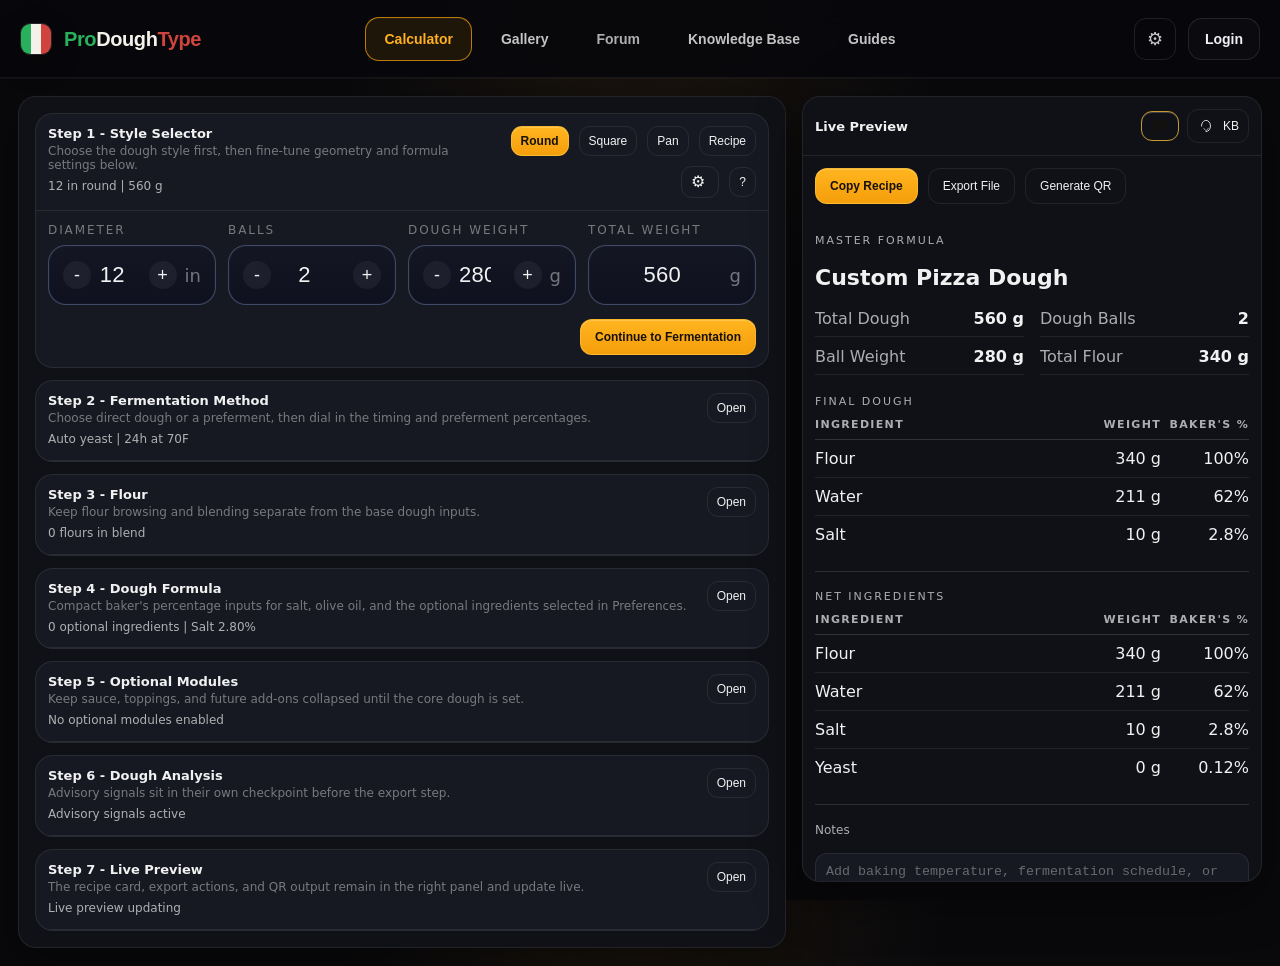
<file: index.html>
﻿<!doctype html>
<html lang="en">
<head>
  <meta charset="utf-8" />
  <meta name="viewport" content="width=device-width, initial-scale=1" />
  <title>ProDoughType vNext</title>
  <link rel="icon" type="image/png" href="./favicon.png" />
  <link rel="stylesheet" href="./app.css" />
</head>

<body>
  <div id="app" class="app">
    <header class="topbar">
      <div class="topbar-left">
        <button class="brand brand-btn" id="btnHome" type="button" title="Open calculator">
          <span class="brand-flag" aria-hidden="true">
            <span class="brand-stripe green"></span>
            <span class="brand-stripe white"></span>
            <span class="brand-stripe red"></span>
          </span>
          <span class="brand-text">
            <span class="brand-title">
              <span class="brand-word pro">Pro</span><span class="brand-word dough">Dough</span><span class="brand-word type">Type</span>
            </span>
          </span>
        </button>
      </div>

      <div class="topbar-center">
        <nav class="toolbar-nav" aria-label="Primary">
          <button class="toolbar-link" id="btnCalculator" type="button" data-route-link="dough">Calculator</button>
          <button class="toolbar-link" id="btnGallery" type="button" data-route-link="templates">Gallery</button>
          <button class="toolbar-link placeholder-link" id="btnForum" type="button">Forum</button>
          <button class="toolbar-link" id="btnOpenKB" type="button">Knowledge Base</button>
          <button class="toolbar-link" id="btnGuides" type="button" data-route-link="guides">Guides</button>
        </nav>
      </div>

      <div class="topbar-right">
        <button class="iconbtn" id="btnPreferences" type="button" title="Preferences" aria-label="Preferences">
          <span class="gear-mark" aria-hidden="true">&#9881;</span>
        </button>

        <button class="auth-trigger" id="btnAuth" type="button" title="Login or profile">
          <img class="auth-image hidden" id="authImage" alt="" />
          <span class="auth-avatar hidden" id="authAvatar"></span>
          <span class="auth-label" id="authLabel">Login</span>
        </button>
      </div>
    </header>

    <div class="layout">
      <main class="workspace" aria-label="Workspace">
        <div class="panelhead">
          <div>
            <div class="paneltitle" id="routeTitle">Calculator</div>
            <div class="panelsub" id="routeSub">Build formulas, preview, and export.</div>
          </div>

          <div class="paneltools">
            <button class="btn primary" id="btnReminderQR" type="button">
              <span>Reminder QR</span>
            </button>
            <button class="btn ghost" id="btnExport" type="button">
              <span>Export</span>
            </button>
          </div>
        </div>

        <section id="routeMount" class="routemount"></section>
      </main>

      <aside class="rightpanel" aria-label="Preview">
        <div class="card" id="previewCard">
          <div class="cardhead">
            <div class="cardtitle">Live Preview</div>

            <div style="display:flex; gap:8px; align-items:center;">
              <button class="btn ghost sm" id="btnPreviewQR" title="Reminder QR" type="button">
                <span>QR</span>
              </button>

              <button class="btn ghost sm" id="btnSwapToKB" type="button">
                <img class="ico" src="./icons/kb.svg" alt="" />
                <span>KB</span>
              </button>
            </div>
          </div>
          <div class="cardbody" id="previewBody">
            <div class="muted">Preview will appear here.</div>
          </div>
        </div>

        <div class="card hidden" id="kbCard">
          <div class="cardhead">
            <div class="cardtitle">Knowledge Base</div>
            <button class="btn ghost sm" id="btnBackToPreview" type="button">
              <span>Back</span>
            </button>
          </div>
          <div class="cardbody">
            <input id="kbQuery" class="input" placeholder="Search (sticky dough, slack, gummy, overproofed...)" />
            <div class="list" id="kbResults"></div>
          </div>
        </div>

        <div class="card hidden" id="sideCard">
          <div class="cardhead">
            <div class="cardtitle" id="sideCardTitle">Workspace</div>
            <button class="btn ghost sm" id="btnBackToRecipe" type="button">
              <span>Return to Recipe</span>
            </button>
          </div>
          <div class="cardbody sidecardbody" id="sideCardBody"></div>
        </div>
      </aside>
    </div>
  </div>

  <div class="modal hidden" id="authModal" role="dialog" aria-modal="true" aria-labelledby="authTitle">
    <div class="modalbox">
      <div class="modalhead">
        <div class="modaltitle" id="authTitle">Login</div>
        <button class="btn ghost sm" id="btnCloseAuth" type="button">Close</button>
      </div>

      <div class="modalbody">
        <div class="row">
          <label class="lbl">Username</label>
          <input id="authUser" class="input" placeholder="danny" />
        </div>
        <div class="row">
          <label class="lbl">Password</label>
          <input id="authPass" class="input" placeholder="password" type="password" />
        </div>

        <div class="row split">
          <button class="btn primary" id="btnDoLogin" type="button">Login</button>
        </div>

        <div class="hint">
          Placeholder auth popup for local development. Profile details are stored locally for now.
        </div>
      </div>
    </div>
  </div>

  <div class="modal hidden" id="profileModal" role="dialog" aria-modal="true" aria-labelledby="profileTitle">
    <div class="modalbox">
      <div class="modalhead">
        <div class="modaltitle" id="profileTitle">Profile</div>
        <button class="btn ghost sm" id="btnCloseProfile" type="button">Close</button>
      </div>

      <div class="modalbody">
        <div class="row">
          <label class="lbl">Username</label>
          <input id="profileUsername" class="input" placeholder="Danny Dough" />
        </div>
        <div class="row">
          <label class="lbl">Email</label>
          <input id="profileEmail" class="input" placeholder="name@example.com" />
        </div>
        <div class="row">
          <label class="lbl">Avatar image URL</label>
          <input id="profileAvatarUrl" class="input" placeholder="https://example.com/avatar.jpg" />
        </div>
        <div class="row">
          <label class="lbl">Favorite pizza</label>
          <input id="profileFavoritePizza" class="input" placeholder="NY slice" />
        </div>
        <div class="row">
          <label class="checkrow">
            <input id="profileSubscriber" type="checkbox" />
            <span>Paid subscriber</span>
          </label>
        </div>

        <div class="row split">
          <button class="btn primary" id="btnSaveProfile" type="button">Save Profile</button>
          <button class="btn ghost" id="btnProfileLogout" type="button">Logout</button>
        </div>

        <div class="hint">
          Account data is local-only until backend auth and billing are wired.
        </div>
      </div>
    </div>
  </div>

  <script type="module" src="./app.js"></script>
</body>
</html>
</file>
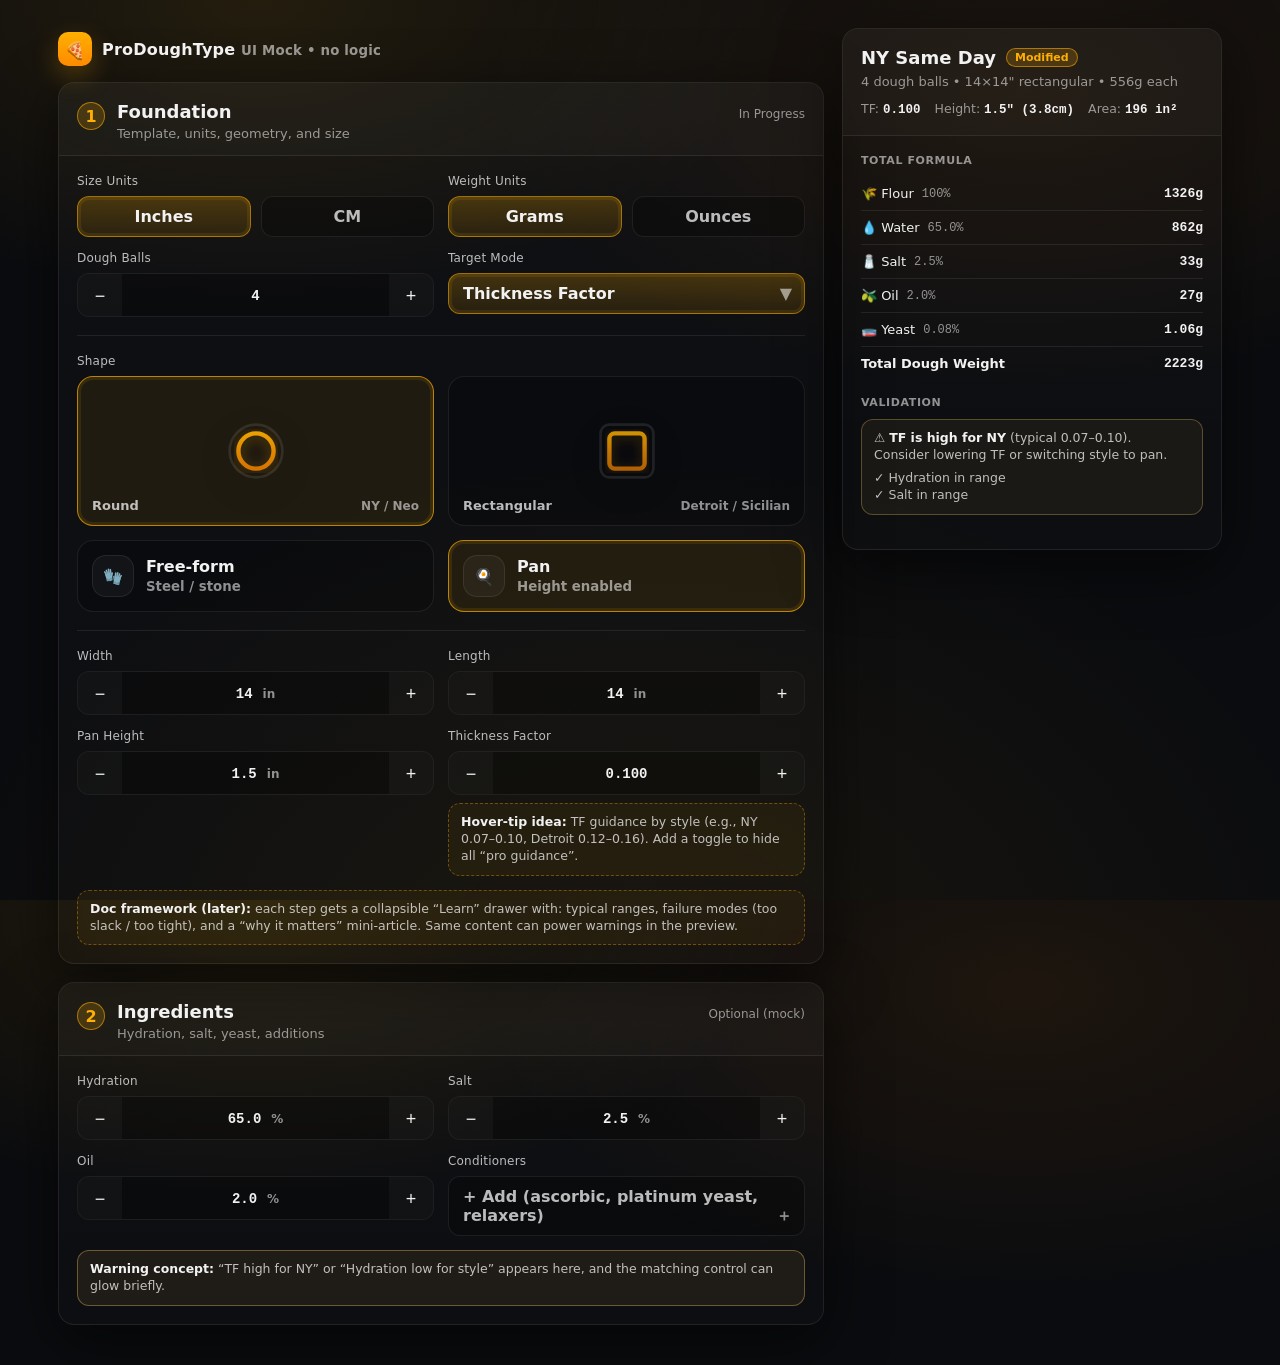
<file: assets/docs/misc/prodoughtype_ui_mock_no_logic.html>
<!doctype html>
<html lang="en">
<head>
  <meta charset="utf-8"/>
  <meta name="viewport" content="width=device-width, initial-scale=1"/>
  <title>ProDoughType – UI Mock (No Logic)</title>
  <style>
    :root{
      --bg:#0b0c0f;
      --bg2:#12131a;
      --card:#151722;
      --card2:#10121a;
      --border:rgba(255,255,255,.08);
      --text:#f2f2f2;
      --text2:rgba(255,255,255,.72);
      --muted:rgba(255,255,255,.55);

      /* Brighter orange */
      --accent:#ffb000;
      --accent2:#ff8a00;
      --accentGlow:rgba(255,176,0,.18);

      --success:#37d67a;
      --warn:#ffcc66;
      --error:#ff5b5b;

      --r12:12px;
      --r16:16px;
      --shadow:0 18px 60px rgba(0,0,0,.55);

      --mono: ui-monospace, SFMono-Regular, Menlo, Monaco, Consolas, "Liberation Mono", "Courier New", monospace;
      --sans: system-ui, -apple-system, Segoe UI, Roboto, Helvetica, Arial, sans-serif;
    }

    *{ box-sizing:border-box; }
    html,body{ height:100%; }
    body{
      margin:0;
      font-family:var(--sans);
      color:var(--text);
      background:
        radial-gradient(900px 500px at 20% 0%, rgba(255,176,0,.10), transparent 60%),
        radial-gradient(900px 500px at 80% 10%, rgba(255,138,0,.08), transparent 60%),
        radial-gradient(1200px 900px at 50% 110%, rgba(255,176,0,.06), transparent 60%),
        var(--bg);
    }

    .wrap{
      max-width:1200px;
      margin:0 auto;
      padding:28px 18px 40px;
      display:grid;
      grid-template-columns: 1fr 380px;
      gap:18px;
      align-items:start;
    }

    .brand{
      display:flex; align-items:center; gap:10px;
      margin:4px 0 16px;
      font-weight:800;
      letter-spacing:.2px;
    }
    .logo{
      width:34px; height:34px; border-radius:10px;
      background: linear-gradient(180deg, var(--accent), var(--accent2));
      display:grid; place-items:center;
      box-shadow: 0 10px 26px rgba(255,176,0,.25);
    }
    .logo span{ filter:drop-shadow(0 2px 0 rgba(0,0,0,.35)); }
    .brand small{ color:var(--muted); font-weight:600; }

    .panel{
      background: linear-gradient(180deg, rgba(255,255,255,.02), rgba(255,255,255,.01));
      border:1px solid var(--border);
      border-radius: var(--r16);
      box-shadow: var(--shadow);
      overflow:hidden;
    }

    .stepHeader{
      padding:18px 18px 14px;
      border-bottom:1px solid var(--border);
      display:flex;
      align-items:flex-start;
      justify-content:space-between;
      gap:14px;
      background: rgba(255,255,255,.02);
    }
    .stepTitle{
      display:flex; gap:12px; align-items:flex-start;
    }
    .stepNum{
      width:28px; height:28px; border-radius:50%;
      background: var(--accentGlow);
      border:1px solid rgba(255,176,0,.55);
      color:var(--accent);
      display:grid; place-items:center;
      font-weight:900;
      margin-top:1px;
    }
    .stepTitle h2{ margin:0; font-size:18px; }
    .stepTitle p{ margin:4px 0 0; color:var(--muted); font-size:13px; }
    .status{ color:var(--muted); font-size:12px; margin-top:6px; }

    .content{ padding:18px; }

    .grid2{
      display:grid; grid-template-columns: 1fr 1fr;
      gap:14px;
    }
    .field label{
      display:block;
      font-size:12px;
      letter-spacing:.2px;
      color:var(--text2);
      margin:0 0 8px;
    }

    .toggleRow{
      display:grid;
      grid-template-columns: 1fr 1fr;
      gap:10px;
    }
    .pill{
      border:1px solid var(--border);
      border-radius:12px;
      padding:10px 12px;
      text-align:center;
      background: rgba(0,0,0,.25);
      color:var(--text2);
      font-weight:700;
      cursor:default;
      user-select:none;
    }
    .pill.active{
      background: linear-gradient(180deg, rgba(255,176,0,.22), rgba(255,176,0,.10));
      border-color: rgba(255,176,0,.55);
      color: var(--text);
      box-shadow: 0 0 0 3px rgba(255,176,0,.10) inset;
    }

    .numRow{
      display:grid;
      grid-template-columns: 44px 1fr 44px;
      gap:10px;
      align-items:center;
      height:44px;
      border-radius:12px;
      border:1px solid var(--border);
      background: rgba(0,0,0,.25);
      overflow:hidden;
    }
    .btn{
      height:44px;
      border:none;
      background: rgba(255,255,255,.03);
      color: var(--text);
      font-size:18px;
      cursor:default;
    }
    .num{
      font-family:var(--mono);
      font-weight:800;
      font-size:14px;
      display:flex;
      align-items:center;
      justify-content:center;
      gap:10px;
    }
    .unit{
      color:var(--muted);
      font-weight:700;
      font-family:var(--sans);
      font-size:12px;
    }

    .shapeGrid{
      display:grid;
      grid-template-columns: 1fr 1fr;
      gap:14px;
      margin-top:4px;
    }
    .shapeCard{
      height:150px;
      border-radius: var(--r16);
      border:1px solid var(--border);
      background: rgba(0,0,0,.22);
      position:relative;
      display:grid;
      place-items:center;
      overflow:hidden;
    }
    .shapeCard.active{
      border-color: rgba(255,176,0,.70);
      box-shadow: 0 0 0 3px rgba(255,176,0,.10) inset;
      background: rgba(255,176,0,.08);
    }
    .shapeMeta{
      position:absolute;
      left:14px; bottom:12px;
      right:14px;
      display:flex; align-items:center; justify-content:space-between;
      gap:8px;
      color:var(--text2);
      font-weight:800;
      font-size:13px;
    }
    .shapeMeta span{ color:var(--muted); font-weight:700; font-size:12px; }
    .shapeIcon{
      width:88px; height:88px;
      filter: drop-shadow(0 10px 24px rgba(0,0,0,.35));
      opacity:.95;
    }

    .surfaceRow{
      display:grid;
      grid-template-columns: 1fr 1fr;
      gap:14px;
      margin-top:14px;
    }
    .surfaceCard{
      height:72px;
      border-radius: var(--r16);
      border:1px solid var(--border);
      background: rgba(0,0,0,.22);
      display:flex;
      align-items:center;
      gap:12px;
      padding:12px 14px;
    }
    .surfaceCard.active{
      border-color: rgba(255,176,0,.70);
      box-shadow: 0 0 0 3px rgba(255,176,0,.10) inset;
      background: rgba(255,176,0,.08);
    }
    .surfaceCard .miniIcon{
      width:42px; height:42px;
      border-radius:14px;
      background: rgba(255,255,255,.04);
      border:1px solid var(--border);
      display:grid; place-items:center;
    }
    .surfaceCard b{ display:block; }
    .surfaceCard small{ color:var(--muted); font-weight:600; }

    .divider{ height:1px; background:var(--border); margin:18px 0; }

    .hint{
      margin-top:8px;
      padding:10px 12px;
      border-radius:12px;
      background: rgba(255,176,0,.06);
      border:1px dashed rgba(255,176,0,.35);
      color: var(--text2);
      font-size:12.5px;
      line-height:1.35;
    }
    .hint b{ color:var(--text); }

    .recipe{
      position:sticky;
      top:18px;
    }
    .recipeHead{
      padding:18px;
      border-bottom:1px solid var(--border);
      background: rgba(255,255,255,.02);
    }
    .recipeHead .title{
      display:flex; align-items:center; gap:10px; flex-wrap:wrap;
      font-weight:900;
      font-size:18px;
      margin:0 0 6px;
    }
    .badge{
      font-size:11px;
      padding:2px 8px;
      border-radius:999px;
      border:1px solid rgba(255,176,0,.55);
      background: var(--accentGlow);
      color: var(--accent);
      font-weight:800;
    }
    .subtitle{ color:var(--muted); font-size:13px; margin:0 0 12px; }
    .metrics{
      display:flex; gap:14px; flex-wrap:wrap;
      color:var(--muted);
      font-size:12.5px;
    }
    .metrics strong{ color:var(--text); font-family:var(--mono); }

    .recipeBody{ padding:18px; }
    .section{ margin-bottom:16px; }
    .section h4{
      margin:0 0 10px;
      color:var(--muted);
      font-size:11px;
      letter-spacing:.6px;
      text-transform:uppercase;
      font-weight:900;
    }
    .row{
      display:flex; justify-content:space-between; align-items:center;
      padding:9px 0;
      border-bottom:1px solid var(--border);
      font-size:13px;
    }
    .row:last-child{ border-bottom:none; }
    .row .name{ display:flex; align-items:center; gap:8px; }
    .pct{ color:var(--muted); font-family:var(--mono); font-size:12px; }
    .w{ font-family:var(--mono); font-weight:900; }

    .alert{
      border-radius:12px;
      border:1px solid rgba(255,204,102,.35);
      background: rgba(255,204,102,.08);
      padding:10px 12px;
      font-size:12.5px;
      color:var(--text2);
      line-height:1.35;
    }
    .alert b{ color:var(--text); }

    @media (max-width: 980px){
      .wrap{ grid-template-columns: 1fr; }
      .recipe{ position:static; }
    }
  </style>
</head>
<body>
  <div class="wrap">
    <div>
      <div class="brand">
        <div class="logo"><span>🍕</span></div>
        <div>
          ProDoughType <small>UI Mock • no logic</small>
        </div>
      </div>

      <div class="panel">
        <div class="stepHeader">
          <div class="stepTitle">
            <div class="stepNum">1</div>
            <div>
              <h2>Foundation</h2>
              <p>Template, units, geometry, and size</p>
            </div>
          </div>
          <div class="status">In Progress</div>
        </div>

        <div class="content">
          <div class="grid2">
            <div class="field">
              <label>Size Units</label>
              <div class="toggleRow">
                <div class="pill active">Inches</div>
                <div class="pill">CM</div>
              </div>
            </div>
            <div class="field">
              <label>Weight Units</label>
              <div class="toggleRow">
                <div class="pill active">Grams</div>
                <div class="pill">Ounces</div>
              </div>
            </div>

            <div class="field">
              <label>Dough Balls</label>
              <div class="numRow">
                <button class="btn">−</button>
                <div class="num">4</div>
                <button class="btn">+</button>
              </div>
            </div>

            <div class="field">
              <label>Target Mode</label>
              <div class="pill active" style="text-align:left; padding-left:14px;">Thickness Factor <span style="float:right; color:var(--muted); font-weight:700;">▼</span></div>
            </div>
          </div>

          <div class="divider"></div>

          <div class="field">
            <label>Shape</label>
            <div class="shapeGrid">
              <div class="shapeCard active">
                <svg class="shapeIcon" viewBox="0 0 100 100" aria-hidden="true">
                  <defs>
                    <filter id="g">
                      <feDropShadow dx="0" dy="6" stdDeviation="6" flood-color="#000" flood-opacity=".35"/>
                      <feDropShadow dx="0" dy="0" stdDeviation="6" flood-color="#ffb000" flood-opacity=".25"/>
                    </filter>
                    <linearGradient id="o" x1="0" x2="0" y1="0" y2="1">
                      <stop offset="0" stop-color="#ffb000" stop-opacity=".95"/>
                      <stop offset="1" stop-color="#ff8a00" stop-opacity=".85"/>
                    </linearGradient>
                  </defs>
                  <circle cx="50" cy="50" r="20" fill="none" stroke="url(#o)" stroke-width="5" filter="url(#g)"/>
                  <circle cx="50" cy="50" r="30" fill="none" stroke="rgba(255,255,255,.10)" stroke-width="3"/>
                </svg>
                <div class="shapeMeta"><b>Round</b><span>NY / Neo</span></div>
              </div>

              <div class="shapeCard">
                <svg class="shapeIcon" viewBox="0 0 100 100" aria-hidden="true">
                  <defs>
                    <filter id="g2">
                      <feDropShadow dx="0" dy="6" stdDeviation="6" flood-color="#000" flood-opacity=".35"/>
                      <feDropShadow dx="0" dy="0" stdDeviation="6" flood-color="#ffb000" flood-opacity=".18"/>
                    </filter>
                    <linearGradient id="o2" x1="0" x2="0" y1="0" y2="1">
                      <stop offset="0" stop-color="#ffb000" stop-opacity=".85"/>
                      <stop offset="1" stop-color="#ff8a00" stop-opacity=".70"/>
                    </linearGradient>
                  </defs>
                  <rect x="30" y="30" width="40" height="40" rx="6" fill="none" stroke="url(#o2)" stroke-width="5" filter="url(#g2)"/>
                  <rect x="20" y="20" width="60" height="60" rx="10" fill="none" stroke="rgba(255,255,255,.10)" stroke-width="3"/>
                </svg>
                <div class="shapeMeta"><b>Rectangular</b><span>Detroit / Sicilian</span></div>
              </div>
            </div>
          </div>

          <div class="surfaceRow">
            <div class="surfaceCard">
              <div class="miniIcon">🧤</div>
              <div>
                <b>Free-form</b>
                <small>Steel / stone</small>
              </div>
            </div>
            <div class="surfaceCard active">
              <div class="miniIcon">🍳</div>
              <div>
                <b>Pan</b>
                <small>Height enabled</small>
              </div>
            </div>
          </div>

          <div class="divider"></div>

          <div class="grid2">
            <div class="field">
              <label>Width</label>
              <div class="numRow">
                <button class="btn">−</button>
                <div class="num">14 <span class="unit">in</span></div>
                <button class="btn">+</button>
              </div>
            </div>
            <div class="field">
              <label>Length</label>
              <div class="numRow">
                <button class="btn">−</button>
                <div class="num">14 <span class="unit">in</span></div>
                <button class="btn">+</button>
              </div>
            </div>

            <div class="field">
              <label>Pan Height</label>
              <div class="numRow">
                <button class="btn">−</button>
                <div class="num">1.5 <span class="unit">in</span></div>
                <button class="btn">+</button>
              </div>
            </div>
            <div class="field">
              <label>Thickness Factor</label>
              <div class="numRow">
                <button class="btn">−</button>
                <div class="num">0.100</div>
                <button class="btn">+</button>
              </div>
              <div class="hint">
                <b>Hover-tip idea:</b> TF guidance by style (e.g., NY 0.07–0.10, Detroit 0.12–0.16). Add a toggle to hide all “pro guidance”.
              </div>
            </div>
          </div>

          <div class="hint" style="margin-top:14px;">
            <b>Doc framework (later):</b> each step gets a collapsible “Learn” drawer with: typical ranges, failure modes (too slack / too tight), and a “why it matters” mini-article. Same content can power warnings in the preview.
          </div>
        </div>
      </div>

      <div class="panel" style="margin-top:18px;">
        <div class="stepHeader">
          <div class="stepTitle">
            <div class="stepNum">2</div>
            <div>
              <h2>Ingredients</h2>
              <p>Hydration, salt, yeast, additions</p>
            </div>
          </div>
          <div class="status">Optional (mock)</div>
        </div>
        <div class="content">
          <div class="grid2">
            <div class="field">
              <label>Hydration</label>
              <div class="numRow">
                <button class="btn">−</button>
                <div class="num">65.0 <span class="unit">%</span></div>
                <button class="btn">+</button>
              </div>
            </div>
            <div class="field">
              <label>Salt</label>
              <div class="numRow">
                <button class="btn">−</button>
                <div class="num">2.5 <span class="unit">%</span></div>
                <button class="btn">+</button>
              </div>
            </div>

            <div class="field">
              <label>Oil</label>
              <div class="numRow">
                <button class="btn">−</button>
                <div class="num">2.0 <span class="unit">%</span></div>
                <button class="btn">+</button>
              </div>
            </div>
            <div class="field">
              <label>Conditioners</label>
              <div class="pill" style="text-align:left; padding-left:14px;">
                + Add (ascorbic, platinum yeast, relaxers) <span style="float:right; color:var(--muted); font-weight:700;">＋</span>
              </div>
            </div>
          </div>

          <div class="alert" style="margin-top:14px;">
            <b>Warning concept:</b> “TF high for NY” or “Hydration low for style” appears here, and the matching control can glow briefly.
          </div>
        </div>
      </div>
    </div>

    <div class="panel recipe">
      <div class="recipeHead">
        <div class="title">
          NY Same Day <span class="badge">Modified</span>
        </div>
        <p class="subtitle">4 dough balls • 14×14&quot; rectangular • 556g each</p>
        <div class="metrics">
          <div>TF: <strong>0.100</strong></div>
          <div>Height: <strong>1.5&quot; (3.8cm)</strong></div>
          <div>Area: <strong>196 in²</strong></div>
        </div>
      </div>

      <div class="recipeBody">
        <div class="section">
          <h4>Total Formula</h4>
          <div class="row"><div class="name">🌾 Flour <span class="pct">100%</span></div><div class="w">1326g</div></div>
          <div class="row"><div class="name">💧 Water <span class="pct">65.0%</span></div><div class="w">862g</div></div>
          <div class="row"><div class="name">🧂 Salt <span class="pct">2.5%</span></div><div class="w">33g</div></div>
          <div class="row"><div class="name">🫒 Oil <span class="pct">2.0%</span></div><div class="w">27g</div></div>
          <div class="row"><div class="name">🧫 Yeast <span class="pct">0.08%</span></div><div class="w">1.06g</div></div>
          <div class="row"><div class="name" style="font-weight:900;">Total Dough Weight</div><div class="w">2223g</div></div>
        </div>

        <div class="section">
          <h4>Validation</h4>
          <div class="alert" style="border-color:rgba(255,204,102,.28); background:rgba(255,204,102,.06);">
            <div>⚠️ <b>TF is high for NY</b> (typical 0.07–0.10). Consider lowering TF or switching style to pan.</div>
            <div style="margin-top:6px;">✓ Hydration in range</div>
            <div>✓ Salt in range</div>
          </div>
        </div>
      </div>
    </div>

  </div>
</body>
</html>
</file>
<file: app.css>
﻿/* 1b) Theme */
:root{
  --bg: #09090c;
  --panel: #0f1117;
  --panel2: #171922;
  --panel3: #1d202a;
  --border: rgba(255,255,255,.08);
  --border-strong: rgba(245,158,11,.42);
  --text: rgba(255,255,255,.94);
  --muted: rgba(255,255,255,.66);
  --muted2: rgba(255,255,255,.42);

  --accent: #f59e0b;
  --accent2: rgba(245,158,11,.14);
  --accent-strong: #ffb11f;
  --brand-green: #28b05c;
  --brand-white: #f4f1ea;
  --brand-red: #cf443c;

  --r-sm: 10px;
  --r-md: 14px;
  --r-lg: 18px;

  --shadow: 0 18px 50px rgba(0,0,0,.42);
  --t: 140ms ease;
}

*{ box-sizing:border-box; }
html,body{ height:100%; }
body{
  margin:0;
  font-family: ui-sans-serif, system-ui, -apple-system, Segoe UI, Roboto, Arial;
  background:
    radial-gradient(circle at top center, rgba(245,158,11,.08), transparent 28%),
    var(--bg);
  color: var(--text);
}

/* 2a) Shell */
.app{ min-height:100%; }
.topbar{
  min-height:78px;
  display:grid;
  grid-template-columns: 1fr auto 1fr;
  align-items:center;
  gap:24px;
  padding: 0 20px;
  border-bottom: 1px solid rgba(255,255,255,.06);
  background: rgba(8,8,12,.94);
  backdrop-filter: blur(14px);
  position: sticky;
  top: 0;
  z-index: 60;
  box-shadow: 0 1px 0 rgba(255,255,255,.03);
}

.topbar-left{
  display:flex;
  align-items:center;
  min-width:0;
}

.topbar-center{
  display:flex;
  justify-content:center;
  min-width:0;
}

.topbar-right{
  display:flex;
  align-items:center;
  justify-content:flex-end;
  gap:12px;
  min-width:0;
}

.brand{
  display:flex;
  align-items:center;
  gap:12px;
}

.brand-btn{
  padding:0;
  border:0;
  background:transparent;
  color:var(--text);
  cursor:pointer;
}

.brand-flag{
  width:32px;
  height:32px;
  border-radius:10px;
  overflow:hidden;
  display:grid;
  grid-template-columns: repeat(3, 1fr);
  border:1px solid rgba(255,255,255,.12);
  box-shadow: 0 10px 28px rgba(0,0,0,.25);
}

.brand-stripe.green{ background:var(--brand-green); }
.brand-stripe.white{ background:var(--brand-white); }
.brand-stripe.red{ background:var(--brand-red); }

.brand-text{
  display:flex;
  align-items:center;
}

.brand-title{
  display:inline-flex;
  align-items:center;
  font-weight:800;
  letter-spacing:-.02em;
  font-size:20px;
  line-height:1;
}

.brand-word.pro{ color: var(--brand-green); }
.brand-word.dough{ color: var(--brand-white); }
.brand-word.type{ color: var(--brand-red); }

.toolbar-nav{
  display:flex;
  align-items:center;
  justify-content:center;
  gap:10px;
  flex-wrap:wrap;
}

.toolbar-link{
  display:inline-flex;
  align-items:center;
  justify-content:center;
  min-height:44px;
  padding: 0 18px;
  border-radius: 14px;
  border: 1px solid transparent;
  background: transparent;
  color: rgba(255,255,255,.76);
  cursor:pointer;
  transition: all var(--t);
  font-size:14px;
  font-weight:600;
}

.toolbar-link:hover{
  color: var(--text);
  background: rgba(255,255,255,.03);
}

.toolbar-link.active{
  border-color: rgba(245,158,11,.74);
  background: rgba(245,158,11,.1);
  color: var(--accent-strong);
  box-shadow: inset 0 1px 0 rgba(255,255,255,.04);
}

.placeholder-link{
  color: rgba(255,255,255,.68);
}

.iconbtn{
  display:inline-grid;
  place-items:center;
  width:42px;
  height:42px;
  border-radius:12px;
  border: 1px solid rgba(255,255,255,.1);
  background: transparent;
  color: rgba(255,255,255,.78);
  cursor:pointer;
  transition: all var(--t);
}

.iconbtn:hover,
.iconbtn.active{
  border-color: rgba(245,158,11,.58);
  background: rgba(245,158,11,.1);
  color: var(--accent-strong);
}

.gear-mark{
  font-size:18px;
  line-height:1;
}

.layout{
  display:grid;
  grid-template-columns: minmax(0, 1fr) 460px;
  gap: 16px;
  padding: 18px;
}

.ico{ width:18px; height:18px; }

.workspace{
  background: var(--panel);
  border: 1px solid var(--border);
  border-radius: var(--r-lg);
  overflow:hidden;
  min-height: calc(100vh - 78px - 36px);
  box-shadow: var(--shadow);
}

.panelhead{
  display:flex;
  align-items:center;
  justify-content:space-between;
  padding: 16px 16px 12px 16px;
  border-bottom: 1px solid var(--border);
}
body[data-hide-workflow-module="true"] .panelhead{ display:none; }
.paneltitle{ font-size:16px; font-weight:700; }
.panelsub{ font-size:12px; color: var(--muted2); margin-top:3px; }

.paneltools{ display:flex; align-items:center; gap:10px; }

.seg{
  display:flex;
  border: 1px solid var(--border);
  border-radius: 999px;
  overflow:hidden;
  background: var(--panel2);
}
.segbtn{
  padding: 8px 10px;
  font-size:12px;
  color: var(--muted);
  background: transparent;
  border: 0;
  cursor:pointer;
  transition: all var(--t);
}
.segbtn.active{
  color: #151109;
  background: linear-gradient(180deg, #ffb51f, #f59e0b);
}

.routemount{ padding: 16px; }

.rightpanel{
  position: sticky;
  top: 96px;
  height: calc(100vh - 78px - 36px);
  display:flex;
  flex-direction:column;
  gap:16px;
}

.auth-trigger{
  display:inline-flex;
  align-items:center;
  justify-content:center;
  gap:10px;
  min-height:42px;
  padding: 0 16px;
  border-radius: 14px;
  border: 1px solid rgba(255,255,255,.1);
  background: rgba(255,255,255,.02);
  color: var(--text);
  cursor:pointer;
  transition: all var(--t);
  font-size:14px;
  font-weight:600;
}

.auth-trigger:hover,
.auth-trigger.is-authenticated{
  border-color: rgba(245,158,11,.58);
  background: rgba(255,255,255,.04);
  box-shadow: inset 0 1px 0 rgba(255,255,255,.04);
}

.auth-avatar,
.auth-image{
  width: 28px;
  height: 28px;
  border-radius: 999px;
  flex: 0 0 auto;
}

.auth-avatar{
  display:grid;
  place-items:center;
  background: linear-gradient(180deg, #ffbc2d, #f59e0b);
  color:#161109;
  font-size:11px;
  font-weight:800;
  letter-spacing:.04em;
  border: 1px solid rgba(255,255,255,.12);
}

.auth-image{
  object-fit:cover;
  border: 1px solid rgba(255,255,255,.12);
  background: rgba(255,255,255,.08);
}

.auth-label{
  font-size:14px;
  font-weight:700;
  white-space:nowrap;
}

body[data-uimode="compact"] .layout{
  grid-template-columns: minmax(0, 1fr) 320px;
}

body[data-uimode="focus"] .rightpanel{
  display:none;
}

body[data-uimode="focus"] .layout{
  grid-template-columns: minmax(0, 1fr);
}

/* 5a) Cards */
.card{
  background: var(--panel);
  border: 1px solid var(--border);
  border-radius: var(--r-lg);
  overflow:hidden;
  box-shadow: var(--shadow);
}
.cardhead{
  display:flex;
  align-items:center;
  justify-content:space-between;
  padding: 12px 12px;
  border-bottom: 1px solid var(--border);
}
.cardtitle{ font-weight:700; font-size:13px; }
.cardbody{ padding: 12px; }
.sidecardbody{
  overflow: auto;
  max-height: calc(100vh - 78px - 120px);
}

.hidden{ display:none !important; }

/* 6a) Buttons */
.btn{
  display:inline-flex;
  align-items:center;
  gap:8px;
  padding: 10px 14px;
  border-radius: 12px;
  border: 1px solid var(--border);
  background: var(--panel2);
  color: var(--text);
  cursor:pointer;
  transition: all var(--t);
  font-size: 12px;
}
.btn:hover{
  border-color: rgba(255,255,255,.16);
  background: var(--panel3);
}
.btn.primary{
  border-color: rgba(250,190,56,.78);
  background: linear-gradient(180deg, #ffb51f, #f59e0b);
  color: #161109;
  font-weight:700;
  box-shadow: inset 0 1px 0 rgba(255,255,255,.2);
}
.btn.ghost{ background: transparent; }
.btn.ghost:hover{ background: rgba(255,255,255,.04); }
.btn.sm{ padding: 7px 9px; border-radius: 11px; }

.input{
  width:100%;
  padding: 10px 10px;
  border-radius: 12px;
  border: 1px solid var(--border);
  background: var(--panel2);
  color: var(--text);
  outline: none;
}
.input:focus{
  border-color: rgba(245,158,11,.52);
  box-shadow: 0 0 0 3px rgba(245,158,11,.08);
}
.input::placeholder{ color: rgba(255,255,255,.35); }

.lbl{ font-size:12px; color: var(--muted); display:block; margin-bottom:6px; }
.row{ margin-bottom: 12px; }
.row.split{ display:flex; gap:10px; }
.muted{ color: var(--muted); font-size:12px; }
.hint{ color: var(--muted2); font-size:12px; line-height:1.35; margin-top: 10px; }
.checkrow{
  display:inline-flex;
  align-items:center;
  gap:10px;
  font-size:12px;
  color:var(--text);
}

.checkrow input{
  accent-color: var(--accent);
}

.prefsGrid{
  display:grid;
  grid-template-columns: repeat(2, minmax(0, 1fr));
  gap:12px;
}

.prefSection{
  border: 1px solid var(--border);
  border-radius: 16px;
  background: rgba(255,255,255,.03);
  padding: 12px;
}

.prefSection h4{
  margin:0 0 6px 0;
  font-size:13px;
}

.prefSection p{
  margin:0;
  font-size:12px;
  color: var(--muted);
}

.prefOvenList{
  display:flex;
  flex-direction:column;
  gap:8px;
  margin-top:12px;
}

.prefOvenRow{
  display:flex;
  justify-content:space-between;
  gap:10px;
  align-items:center;
  padding: 10px 12px;
  border-radius: 12px;
  border: 1px solid var(--border);
  background: var(--panel);
}

.prefOvenMeta{
  font-size:12px;
  color: var(--muted);
  margin-top:2px;
}

.prefAddOven{
  display:grid;
  grid-template-columns: minmax(0, 1fr) 120px auto;
  gap:8px;
  margin-top:12px;
}

.prefStack{
  display:flex;
  flex-direction:column;
  gap:10px;
}

@media (max-width: 760px) {
  .prefsGrid{
    grid-template-columns: 1fr;
  }

  .prefAddOven{
    grid-template-columns: 1fr;
  }
}

/* 7a) Lists */
.list{ display:flex; flex-direction:column; gap:10px; margin-top:10px; max-height: 520px; overflow:auto; }
.item{
  border: 1px solid var(--border);
  background: var(--panel2);
  border-radius: 14px;
  padding: 10px;
}
.item h4{ margin:0 0 6px 0; font-size:13px; }
.item p{ margin:0; font-size:12px; color: var(--muted); line-height: 1.35; }

/* D2) modal body spacing helper */
.modalbody .btn { margin: 0; }

/* 8a) Modal */
.modal{
  position: fixed;
  inset: 0;
  background: rgba(0,0,0,.55);
  display:flex;
  align-items:center;
  justify-content:center;
  z-index: 90;
}
.modalbox{
  width: min(520px, calc(100vw - 22px));
  background: var(--panel);
  border: 1px solid var(--border);
  border-radius: 18px;
  box-shadow: var(--shadow);
  overflow:hidden;
}
.modalhead{
  display:flex;
  align-items:center;
  justify-content:space-between;
  padding: 12px;
  border-bottom: 1px solid var(--border);
}
.modaltitle{ font-weight:800; font-size:13px; }
.modalbody{ padding: 12px; }

/* 9a) Compact / Focus UI modes (applied via body[data-uimode]) */

/* B1) Foundation layout */
.foundation-grid{
  display:grid;
  grid-template-columns: 1fr 1fr;
  gap: 12px;
}
@media (max-width: 980px){
  .foundation-grid{ grid-template-columns: 1fr; }
}

.step{
  border: 1px solid var(--border);
  border-radius: var(--r-lg);
  background: var(--panel2);
  overflow:hidden;
}
.stephead{
  display:flex;
  justify-content:space-between;
  align-items:center;
  padding: 12px;
  border-bottom: 1px solid var(--border);
}
.steptitle{ font-weight:800; font-size:13px; }
.stepsub{ color: var(--muted2); font-size:12px; margin-top:3px; }
.stepbody{ padding: 12px; }

.field{
  border: 1px solid var(--border);
  border-radius: var(--r-md);
  padding: 10px;
  background: rgba(0,0,0,.10);
}
.fieldtop{
  display:flex;
  align-items:center;
  justify-content:space-between;
  gap: 10px;
  margin-bottom: 8px;
}
.fieldlbl{
  display:flex;
  align-items:center;
  gap: 8px;
  font-size:12px;
  color: var(--muted);
}
.fieldrow{ display:flex; gap:10px; flex-wrap:wrap; align-items:center; }

.pills{ display:flex; gap:8px; flex-wrap:wrap; }
.pill{
  display:inline-flex;
  align-items:center;
  gap:8px;
  padding: 8px 10px;
  border-radius: 999px;
  border: 1px solid var(--border);
  background: var(--panel);
  cursor:pointer;
  transition: all var(--t);
  font-size:12px;
  color: var(--muted);
  user-select:none;
}
.pill:hover{ border-color: rgba(255,255,255,.18); }
.pill.active{
  background: var(--accent2);
  border-color: rgba(245,158,11,.55);
  color: var(--text);
}

.square-grid{
  display:grid;
  grid-template-columns: 1fr 1fr;
  gap: 10px;
}
.sq{
  display:flex;
  gap:10px;
  align-items:center;
  padding: 10px;
  border-radius: var(--r-md);
  border: 1px solid var(--border);
  background: var(--panel);
  cursor:pointer;
  transition: all var(--t);
}
.sq:hover{ border-color: rgba(255,255,255,.18); }
.sq.active{
  background: linear-gradient(180deg, rgba(245,158,11,.14), rgba(255,255,255,.02));
  border-color: rgba(245,158,11,.55);
}
.sq .sqico{
  width:34px; height:34px; border-radius: 12px;
  display:grid; place-items:center;
  border: 1px solid var(--border);
  background: rgba(0,0,0,.10);
}
.sq .sqt{ font-weight:700; font-size:12px; }
.sq .sqs{ font-size:12px; color: var(--muted2); margin-top:2px; }

.inline{
  display:flex; gap:10px; align-items:center; flex-wrap:wrap;
}
.smallinput{
  width: 120px;
}

/* B2) Traffic signals (subtle dots) */
.sig{
  width:9px; height:9px;
  border-radius: 999px;
  border: 1px solid rgba(255,255,255,.22);
  opacity: .9;
}
.sig.g{ background: rgba(46, 204, 113, .75); }
.sig.a{ background: rgba(245, 158, 11, .75); }
.sig.r{ background: rgba(231, 76, 60, .78); }
.sig.gray{ background: rgba(255,255,255,.25); }

.kbmini{
  display:inline-flex;
  align-items:center;
  justify-content:center;
  width:18px; height:18px;
  border-radius: 999px;
  border: 1px solid var(--border);
  background: rgba(255,255,255,.04);
  color: var(--muted);
  cursor:pointer;
  font-size: 12px;
  line-height: 1;
}
.kbmini:hover{ border-color: rgba(255,255,255,.18); }

/* B3) Small snippet popup */
.pop{
  position: fixed;
  z-index: 120;
  width: min(360px, calc(100vw - 22px));
  border-radius: 16px;
  border: 1px solid var(--border);
  background: rgba(27,28,31,.98);
  box-shadow: var(--shadow);
  padding: 12px;
}
.pop h4{
  margin:0 0 6px 0;
  font-size: 13px;
}
.pop p{
  margin:0;
  color: var(--muted);
  font-size: 12px;
  line-height: 1.35;
}
.pop .poprow{
  display:flex;
  justify-content:space-between;
  align-items:center;
  gap:10px;
  margin-top: 10px;
}
.pop a{
  color: rgba(245,158,11,.95);
  text-decoration: none;
  font-size: 12px;
}
.pop a:hover{ text-decoration: underline; }

/* F-CSS-1 : Flour Page Layout */

.flourPage {
  display: flex;
  flex-direction: column;
  height: 100%;
  gap: 12px;
}

.flourTop {
  display: flex;
  justify-content: space-between;
  align-items: center;
  gap: 16px;
}

.flourControls {
  display: flex;
  gap: 10px;
  align-items: center;
}

.flourLayout {
  display: grid;
  grid-template-columns: 1fr 320px;
  gap: 18px;
  height: 100%;
}
/* F-CSS-3 : Flour Card */

.flourCard {
  position: relative;
  display: flex;
  flex-direction: column;
  justify-content: flex-end;

  height: 180px;
  padding: 14px;

  border-radius: 10px;
  border: 1px solid rgba(255,255,255,0.06);

  background: #1b1b1f;
  color: #fff;

  cursor: pointer;
  overflow: hidden;

  transition: transform .15s ease, box-shadow .15s ease;
}

.flourCard:hover {
  transform: translateY(-3px);
  box-shadow: 0 8px 22px rgba(0,0,0,.45);
}

/* F-CSS-4 : Logo Zoom */

.flourLogo {
  position: absolute;
  inset: 0;
  display: flex;
  align-items: center;
  justify-content: center;
  opacity: .15;
}

.flourLogo img {
  max-width: 90px;
  transition: transform .2s ease;
}

.flourCard:hover .flourLogo img {
  transform: scale(1.15);
}

/* F-CSS-5 : Card Text */

.flourName {
  font-weight: 600;
  font-size: 14px;

  white-space: nowrap;
  overflow: hidden;
  text-overflow: ellipsis;
}

.flourSub {
  font-size: 12px;
  opacity: .75;

  white-space: nowrap;
  overflow: hidden;
  text-overflow: ellipsis;
}

/* F-CSS-6 : Blend Panel */

.flourBlend {
  position: sticky;
  top: 16px;
  align-self: start;
}

.blendRow {
  display: flex;
  justify-content: space-between;
  margin-top: 10px;
}

.blendStats {
  display: flex;
  justify-content: space-between;
  margin-top: 14px;
}

.stat .k {
  font-size: 11px;
  opacity: .6;
}

.stat .v {
  font-size: 16px;
  font-weight: 600;
}

/* =========================================================
   T-CSS : Templates (single source of truth)
   - Unified card: image on top (full width square), text below
   - Predictable grid sizing + spacing
   ========================================================= */

/* Grid */
.templatePage .flourGrid{
  display: grid;
  grid-template-columns: repeat(auto-fit, minmax(240px, 1fr));
  gap: 22px;
  align-items: start;
}

/* Optional: keep cards from stretching too wide on huge screens */
.templatePage .tplCardWrap{
  max-width: 300px;
}

/* Unified card */
.tplCardWrap{
  background: rgba(255,255,255,0.04);
  border-radius: 22px;
  overflow: hidden;
  border: 1px solid rgba(255,255,255,0.06);
  display: flex;
  flex-direction: column;
  cursor: pointer; /* hover target */
  transition: transform .15s ease, box-shadow .15s ease;
}

.tplCardWrap:hover{
  transform: translateY(-3px);
  box-shadow: 0 10px 28px rgba(0,0,0,.45);
}

/* Image area: full width square */
.tplTile{
  width: 100%;
  padding: 0;
  background: #fff; /* mat */
}

.tplTileInner{
  width: 100%;
  aspect-ratio: 1 / 1;
  overflow: hidden;
}

.tplTileInner img{
  width: 100%;
  height: 100%;
  display: block;
  object-fit: contain; /* no cropping for now */
  object-position: center;
}

/* Text area: padded, slightly different shade */
.tplCap{
  padding: 16px 18px 18px;
  background: rgba(255,255,255,0.02);
  box-sizing: border-box;
}

.tplName{
  font-size: 32px;
  font-weight: 700;
  line-height: 1.05;
  margin: 0;
}

.tplSub{
  margin-top: 10px;
  font-size: 16px;
  opacity: .70;
}

/* =========================================================
   Flour Browser Modal
   ========================================================= */
/* ===== Flour picker: template-style modal ===== */

.fpOverlay {
  position: fixed;
  inset: 0;
  z-index: 9999;
  display: flex;
  align-items: center;
  justify-content: center;
  padding: clamp(10px, 2vw, 16px);
  background: rgba(8, 10, 14, 0.68);
  backdrop-filter: blur(6px);
}

.fpModal {
  width: min(920px, 90vw);
  max-height: 82vh;
  display: flex;
  flex-direction: column;
  gap: 10px;
  padding: 14px;
  border-radius: 16px;
  background: var(--panel, #181a1d);
  border: 1px solid rgba(255, 255, 255, 0.08);
  box-shadow: 0 24px 68px rgba(0, 0, 0, 0.5);
  overflow: hidden;
}

.fpHead {
  display: flex;
  align-items: flex-start;
  justify-content: space-between;
  gap: 12px;
}

.fpHeadActions {
  display: flex;
  gap: 8px;
  align-items: center;
}

.fpHeadScope {
  flex: 0 0 auto;
}

.fpHeadScope .segbtn {
  min-width: 92px;
}

.fpEyebrow {
  font-size: 11px;
  opacity: 0.7;
  text-transform: uppercase;
  letter-spacing: 0.08em;
}

.fpTitle {
  margin: 2px 0 4px;
  font-size: 20px;
  line-height: 1.12;
}

.fpSub {
  margin: 0;
  color: var(--muted, #a1a1aa);
  font-size: 12px;
}

.fpToolbar {
  display: grid;
  grid-template-columns: minmax(0, 1fr) 190px;
  gap: 10px;
}

.fpFilters {
  display: flex;
  gap: 6px;
  flex-wrap: wrap;
}

.fpChip {
  appearance: none;
  border: 1px solid rgba(255, 255, 255, 0.08);
  background: rgba(255, 255, 255, 0.04);
  color: inherit;
  border-radius: 999px;
  padding: 6px 10px;
  font: inherit;
  font-size: 12px;
  line-height: 1.15;
  cursor: pointer;
}

.fpChip.active,
.fpChip:hover {
  border-color: rgba(245, 158, 11, 0.45);
  background: rgba(245, 158, 11, 0.14);
}

.fpMeta {
  color: var(--muted, #a1a1aa);
  font-size: 12px;
}

.fpScroll {
  min-height: 0;
  flex: 1;
  overflow: auto;
  padding-right: 2px;
}

.fpTplGrid {
  display: grid;
  grid-template-columns: repeat(auto-fill, minmax(176px, 1fr));
  gap: 12px;
  align-items: start;
}

.flourTplWrap {
  max-width: none;
  border-radius: 16px;
}

.flourTplWrap.is-selected {
  box-shadow: 0 0 0 1px rgba(245, 158, 11, 0.35) inset, 0 8px 20px rgba(0, 0, 0, 0.35);
}

.flourTplTile {
  width: 100%;
  padding: 0;
  border: 0;
  background: linear-gradient(180deg, #10131a, #141922);
}

.flourTplInner {
  aspect-ratio: 4 / 3;
  overflow: hidden;
}

.flourTplInner img {
  width: 100%;
  height: 100%;
  display: block;
  object-fit: contain;
  object-position: center;
  padding: 10px;
}

.flourTplCap {
  padding: 10px 12px 12px;
}

.flourCardTop {
  display: flex;
  justify-content: space-between;
  gap: 8px;
  align-items: flex-start;
}

.flourTplName {
  font-size: 14px;
  font-weight: 700;
  line-height: 1.2;
  margin: 0;
}

.flourTplSub {
  margin-top: 4px;
  font-size: 12px;
  opacity: 0.72;
}

.flourStatusRow {
  display: flex;
  flex-wrap: wrap;
  gap: 6px;
  margin-top: 8px;
  min-height: 22px;
}

.flourStatus {
  display: inline-flex;
  align-items: center;
  padding: 4px 8px;
  border-radius: 999px;
  border: 1px solid rgba(255, 255, 255, 0.08);
  font-size: 11px;
  font-weight: 700;
  line-height: 1;
}

.flourStatus.is-added {
  color: #ffd27a;
  background: rgba(245, 158, 11, 0.16);
  border-color: rgba(245, 158, 11, 0.3);
}

.flourStatus.is-bookmarked {
  color: rgba(255, 255, 255, 0.72);
  background: rgba(255, 255, 255, 0.06);
}

.flourCardActions {
  display: flex;
  flex-direction: column;
  align-items: flex-end;
  gap: 6px;
}

.flourBookmark,
.flourAdd {
  appearance: none;
  min-width: 72px;
  padding: 7px 10px;
  border-radius: 999px;
  border: 1px solid rgba(255, 255, 255, 0.1);
  font-size: 11px;
  font-weight: 700;
  line-height: 1;
  cursor: pointer;
  transition: all var(--t);
}

.flourBookmark {
  background: rgba(255, 255, 255, 0.04);
  color: rgba(255, 255, 255, 0.78);
}

.flourBookmark:hover,
.flourBookmark.on {
  border-color: rgba(245, 158, 11, 0.32);
  background: rgba(245, 158, 11, 0.12);
  color: #ffd27a;
}

.flourAdd {
  background: #f59e0b;
  color: #111;
  border-color: rgba(245, 158, 11, 0.55);
}

.flourAdd:hover {
  background: #fbbf24;
}

.flourAdd.is-selected {
  background: rgba(245, 158, 11, 0.16);
  color: #ffd27a;
}

@media (max-width: 920px) {
  .fpToolbar {
    grid-template-columns: 1fr;
  }

  .fpModal {
    width: 94vw;
    max-height: 86vh;
  }

  .fpTplGrid {
    grid-template-columns: repeat(auto-fill, minmax(160px, 1fr));
  }
}

@media (max-width: 760px) {
  .fpHead {
    flex-direction: column;
    align-items: stretch;
  }

  .fpHeadActions {
    justify-content: space-between;
    flex-wrap: wrap;
  }

  .flourCardActions {
    align-items: stretch;
  }
}
@media (max-width: 1100px) {
  .layout{
    grid-template-columns: minmax(0, 1fr);
  }

  .rightpanel{
    position: static;
    height: auto;
  }

  .topbar{
    grid-template-columns: 1fr;
    gap: 12px;
    padding: 14px 18px;
  }

  .topbar-left,
  .topbar-center,
  .topbar-right{
    width: 100%;
  }

  .topbar-center{
    justify-content: flex-start;
  }

  .topbar-right{
    justify-content: flex-start;
  }
}

@media (max-width: 860px) {
  .toolbar-nav{
    justify-content: flex-start;
    width: 100%;
  }

  .toolbar-link{
    min-height: 40px;
    padding: 0 14px;
  }

  .auth-trigger{
    width: auto;
    justify-content: center;
  }
}






/* Work Order Workflow */
.wo-shell {
  display: flex;
  flex-direction: column;
  gap: 12px;
}

.wo-stephead {
  gap: 12px;
}

.wo-actionbar,
.wo-inline-actions,
.wo-step-actions,
.wo-preview-actions {
  display: flex;
  flex-wrap: wrap;
  gap: 10px;
  align-items: center;
}

.wo-actionbar {
  justify-content: flex-end;
}

.wo-iconbtn{
  min-width: 38px;
  padding-left: 10px;
  padding-right: 10px;
  font-size: 16px;
  line-height: 1;
}

.wo-step-actions {
  margin-top: 12px;
  justify-content: flex-end;
}

.wo-preview-actions {
  justify-content: flex-start;
}

.wo-foundation-grid,
.wo-grid2,
.wo-grid3,
.wo-prefs-grid {
  display: grid;
  gap: 12px;
}

.wo-grid2 {
  grid-template-columns: repeat(2, minmax(0, 1fr));
}

.wo-round-foundation {
  margin-bottom: 14px;
}

.wo-round-grid {
  display: grid;
  grid-template-columns: repeat(5, minmax(0, 1fr));
  gap: 12px;
}

.wo-round-foundation:not(.is-square) .wo-round-grid {
  grid-template-columns: repeat(4, minmax(0, 1fr));
}

.wo-round-field {
  min-width: 0;
}

.wo-round-label {
  display: block;
  margin-bottom: 8px;
  color: var(--muted2);
  font-size: 12px;
  letter-spacing: .16em;
  text-transform: uppercase;
}

.wo-round-inputwrap {
  display: flex;
  align-items: center;
  gap: 8px;
  min-height: 60px;
  padding: 0 14px;
  border: 1px solid rgba(98, 114, 152, .58);
  border-radius: 18px;
  background:
    linear-gradient(180deg, rgba(255,255,255,.04), rgba(255,255,255,.02)),
    rgba(9, 12, 27, .9);
  box-shadow: inset 0 0 0 1px rgba(255,255,255,.02);
  transition: border-color .16s ease, background .16s ease;
}

.wo-round-inputwrap:hover,
.wo-round-inputwrap.is-scrubbing {
  border-color: rgba(245,158,11,.48);
  background:
    linear-gradient(180deg, rgba(245,158,11,.10), rgba(255,255,255,.03)),
    rgba(9, 12, 27, .94);
}

.wo-round-input {
  flex: 1;
  min-width: 0;
  height: auto;
  padding: 0;
  border: 0;
  background: transparent;
  box-shadow: none;
  font-size: 22px;
  letter-spacing: .01em;
  text-align: center;
}

.wo-round-input:focus {
  box-shadow: none;
}

.wo-round-stepper {
  flex: 0 0 auto;
  width: 28px;
  height: 28px;
  border: 0;
  border-radius: 999px;
  background: rgba(255,255,255,.05);
  color: var(--text);
  font-size: 18px;
  line-height: 1;
  cursor: pointer;
}

.wo-round-stepper:hover {
  background: rgba(245,158,11,.18);
  color: var(--accent-strong);
}

.wo-round-unit {
  flex: 0 0 auto;
  color: var(--muted2);
  font-size: 18px;
}

.wo-ferment-shell {
  border: 1px solid rgba(245,158,11,.7);
  border-radius: 28px;
  background: linear-gradient(180deg, rgba(8,10,21,.94), rgba(5,7,17,.98));
  padding: 22px;
}

.wo-ferment-headline {
  display: flex;
  align-items: center;
  gap: 16px;
}

.wo-ferment-badge {
  width: 42px;
  height: 42px;
  border-radius: 999px;
  display: grid;
  place-items: center;
  background: var(--accent);
  color: #16110b;
  font-weight: 700;
}

.wo-ferment-copy {
  flex: 1;
  min-width: 0;
}

.wo-ferment-title {
  font-size: 18px;
  font-weight: 700;
}

.wo-ferment-sub,
.wo-ferment-status {
  color: var(--muted2);
}

.wo-ferment-methods {
  display: grid;
  grid-template-columns: repeat(4, minmax(0, 1fr));
  gap: 12px;
  margin-top: 18px;
}

.wo-method-card {
  display: flex;
  flex-direction: column;
  gap: 6px;
  min-height: 120px;
  justify-content: center;
  padding: 16px;
  border: 1px solid var(--border);
  border-radius: 22px;
  background: rgba(255,255,255,.03);
  color: var(--text);
  text-align: center;
}

.wo-method-card.is-active {
  border-color: rgba(245,158,11,.8);
  background: rgba(245,158,11,.18);
}

.wo-method-name {
  font-size: 14px;
  font-weight: 700;
}

.wo-method-note {
  color: var(--muted2);
  font-size: 12px;
}

.wo-ferment-slider-wrap {
  margin-top: 18px;
}

.wo-ferment-slider-head,
.wo-ferment-controls {
  display: flex;
  gap: 16px;
}

.wo-ferment-slider-head {
  align-items: end;
  justify-content: space-between;
  margin-bottom: 10px;
}

.wo-ferment-label {
  display: block;
  margin-bottom: 8px;
  font-size: 12px;
  color: var(--text);
  letter-spacing: .08em;
  text-transform: uppercase;
}

.wo-ferment-slider {
  width: 100%;
  accent-color: var(--accent);
}

.wo-ferment-controls {
  margin-top: 18px;
}

.wo-ferment-control {
  flex: 1;
  min-width: 0;
}

.wo-ferment-stepper {
  display: flex;
  align-items: center;
  gap: 10px;
  min-height: 54px;
  padding: 0 12px;
  border: 1px solid var(--border);
  border-radius: 18px;
  background: rgba(255,255,255,.03);
}

.wo-ferment-stepper:hover,
.wo-ferment-stepper.is-scrubbing {
  border-color: rgba(245,158,11,.48);
}

.wo-grid3 {
  grid-template-columns: repeat(3, minmax(0, 1fr));
}

.wo-col {
  display: flex;
  flex-direction: column;
  gap: 12px;
}

.wo-inline-end {
  display: flex;
  justify-content: flex-end;
  align-items: flex-end;
}

.wo-blend-editor,
.wo-library-list,
.wo-analysis-list {
  display: flex;
  flex-direction: column;
  gap: 10px;
  margin-top: 12px;
}

.wo-blend-row,
.wo-library-row,
.wo-analysis-row {
  display: flex;
  justify-content: space-between;
  gap: 12px;
  align-items: flex-start;
  padding: 12px;
  border: 1px solid var(--border);
  border-radius: 14px;
  background: rgba(255,255,255,.03);
}

.wo-blend-controls,
.wo-library-actions {
  display: flex;
  flex-wrap: wrap;
  gap: 8px;
  align-items: center;
  justify-content: flex-end;
}

.wo-pct-input {
  width: 88px;
}

.wo-blend-name,
.wo-library-title {
  font-weight: 700;
  font-size: 13px;
}

.wo-blend-row-minimal {
  align-items: center;
}

.wo-blend-row-placeholder {
  opacity: .92;
}

.wo-blend-copy {
  min-width: 0;
}

.wo-blend-controls-minimal {
  align-items: center;
  min-width: min(460px, 100%);
}

.wo-blend-slider {
  width: 180px;
  accent-color: var(--accent);
}

.wo-blend-stats,
.wo-summary-grid {
  display: grid;
  grid-template-columns: repeat(2, minmax(0, 1fr));
  gap: 10px;
  margin-top: 12px;
}

.wo-stat-card,
.wo-summary-card {
  border: 1px solid var(--border);
  border-radius: 14px;
  background: rgba(255,255,255,.03);
  padding: 12px;
}

.wo-summary-grid > div {
  display: flex;
  flex-direction: column;
  gap: 4px;
  padding: 10px;
  border: 1px solid var(--border);
  border-radius: 12px;
  background: rgba(0,0,0,.12);
}

.wo-list {
  margin: 0;
  padding-left: 18px;
  color: var(--text);
}

.wo-textarea {
  min-height: 96px;
}

.wo-analysis-head {
  display: flex;
  gap: 8px;
  align-items: center;
  margin-bottom: 6px;
}

.wo-modal-grid {
  display: grid;
  gap: 10px;
}

.wo-template-option {
  display: flex;
  flex-direction: column;
  gap: 6px;
  align-items: flex-start;
  padding: 12px;
  border-radius: 14px;
  border: 1px solid var(--border);
  background: rgba(255,255,255,.03);
  color: var(--text);
  cursor: pointer;
}

.wo-template-option:hover {
  border-color: rgba(245,158,11,.45);
  background: rgba(245,158,11,.08);
}

.wo-toggle-list {
  display: flex;
  flex-direction: column;
  gap: 10px;
}

@media (max-width: 980px) {
  .wo-actionbar,
  .wo-step-actions,
  .wo-inline-actions,
  .wo-preview-actions,
  .wo-inline-end {
    justify-content: flex-start;
  }

  .wo-grid2,
  .wo-grid3,
  .wo-round-grid,
  .wo-ferment-methods,
  .wo-blend-stats,
  .wo-summary-grid,
  .wo-prefs-grid {
    grid-template-columns: 1fr;
  }

  .wo-ferment-headline,
  .wo-ferment-slider-head,
  .wo-ferment-controls {
    flex-direction: column;
    align-items: flex-start;
  }

  .wo-blend-row,
  .wo-library-row,
  .wo-analysis-row {
    flex-direction: column;
  }

  .wo-blend-controls,
  .wo-library-actions {
    justify-content: flex-start;
  }
}

/* Work Order WWAD refinements */
.wo-step.is-collapsed .stepbody {
  display: none;
}

.wo-stephead {
  display: flex;
  justify-content: space-between;
  align-items: flex-start;
}

.wo-stephead-copy {
  display: flex;
  flex-direction: column;
  gap: 6px;
  min-width: 0;
}

.wo-stephead-actions {
  display: flex;
  gap: 10px;
  align-items: flex-start;
  justify-content: flex-end;
}

.wo-step-mini {
  font-size: 12px;
  line-height: 1.4;
}

.wo-compact-row,
.wo-formula-row {
  display: flex;
  justify-content: space-between;
  gap: 12px;
  align-items: center;
}

.wo-formula-list {
  display: flex;
  flex-direction: column;
  gap: 10px;
  margin-top: 12px;
}

.wo-formula-row {
  padding: 12px;
  border: 1px solid var(--border);
  border-radius: 14px;
  background: rgba(255,255,255,.03);
}

.wo-compact-label {
  display: flex;
  flex-direction: column;
  gap: 4px;
  min-width: 0;
}

.wo-compact-control {
  display: flex;
  flex-wrap: wrap;
  justify-content: flex-end;
  align-items: center;
  gap: 8px;
}

.wo-compact-input {
  width: 80px;
  text-align: right;
}

.wo-compact-suffix {
  min-width: 20px;
  color: var(--muted);
  font-size: 12px;
}

.wo-scrub {
  border: 1px solid var(--border);
  border-radius: 10px;
  background: rgba(255,255,255,.03);
  color: var(--muted);
  font-size: 11px;
  font-weight: 700;
  letter-spacing: .04em;
  text-transform: uppercase;
  padding: 8px 10px;
  cursor: ew-resize;
}

.wo-scrub.is-scrubbing {
  border-color: rgba(245,158,11,.45);
  background: rgba(245,158,11,.12);
  color: var(--text);
}

.wo-formula-note {
  margin-bottom: 12px;
}

@media (max-width: 980px) {
  .wo-stephead,
  .wo-stephead-actions,
  .wo-compact-row,
  .wo-formula-row {
    flex-direction: column;
    align-items: flex-start;
  }

  .wo-stephead-actions,
  .wo-compact-control {
    justify-content: flex-start;
  }
}

#btnReminderQR {
  color: #161109;
  font-weight: 700;
}

#btnReminderQR span {
  color: inherit;
}

.wo-pref-stack {
  gap: 16px;
}

.wo-pref-section {
  min-height: 100%;
}

.wo-radio-row {
  display: grid;
  grid-template-columns: repeat(2, minmax(0, 1fr));
  gap: 10px;
}

.wo-radio-card {
  display: flex;
  align-items: center;
  gap: 10px;
  padding: 12px 14px;
  border: 1px solid var(--border);
  border-radius: 14px;
  background: rgba(255,255,255,.02);
}

.wo-radio-card input {
  accent-color: var(--accent);
}

.wo-pref-status {
  line-height: 1.5;
}

.wo-selection-list {
  display: flex;
  flex-direction: column;
  gap: 10px;
}

.wo-selection-group {
  display: flex;
  flex-direction: column;
  gap: 10px;
}

.wo-selection-grouphead,
.wo-sheet-sectionhead,
.wo-sheet-kicker {
  letter-spacing: .18em;
  text-transform: uppercase;
}

.wo-selection-grouphead {
  color: var(--muted);
  font-size: 11px;
}

.wo-selection-row {
  display: flex;
  justify-content: space-between;
  gap: 12px;
  align-items: flex-start;
  padding-bottom: 10px;
  border-bottom: 1px solid rgba(255,255,255,.08);
}

.wo-selection-row:last-child {
  border-bottom: 0;
  padding-bottom: 0;
}

.wo-selection-title {
  font-weight: 700;
  color: var(--text);
}

.wo-selection-tag {
  display: inline-flex;
  align-items: center;
  min-height: 24px;
  padding: 0 10px;
  border-radius: 999px;
  border: 1px solid rgba(245,158,11,.22);
  background: rgba(245,158,11,.08);
  color: var(--accent-strong);
  font-size: 11px;
  font-weight: 700;
  white-space: nowrap;
}

.wo-modal-checklist {
  display: flex;
  flex-direction: column;
  gap: 14px;
  max-height: 48vh;
  overflow: auto;
  padding-right: 4px;
}

.wo-checklist-group {
  display: flex;
  flex-direction: column;
  gap: 8px;
}

.wo-checklist-grouphead {
  color: var(--muted);
  font-size: 11px;
  letter-spacing: .18em;
  text-transform: uppercase;
}

.wo-checklist-row {
  display: flex;
  justify-content: space-between;
  gap: 12px;
  align-items: flex-start;
  padding: 12px 14px;
  border: 1px solid var(--border);
  border-radius: 14px;
  background: rgba(255,255,255,.02);
}

.wo-checklist-main {
  display: flex;
  gap: 12px;
  align-items: flex-start;
}

.wo-checklist-main input {
  margin-top: 3px;
  accent-color: var(--accent);
}

.wo-checklist-main strong,
.wo-checklist-main .muted {
  display: block;
}

.wo-checklist-actions {
  display: flex;
  align-items: center;
  gap: 8px;
  flex-wrap: wrap;
  justify-content: flex-end;
}

.wo-modal-form {
  padding-top: 12px;
  border-top: 1px solid rgba(255,255,255,.08);
}

.wo-modal-formhead {
  margin-bottom: 12px;
  font-size: 12px;
  font-weight: 800;
  letter-spacing: .14em;
  text-transform: uppercase;
  color: var(--muted);
}

.wo-template-browser {
  display: grid;
  grid-template-columns: repeat(auto-fit, minmax(220px, 1fr));
  gap: 12px;
}

.sidecardbody .wo-template-browser {
  grid-template-columns: repeat(auto-fit, minmax(160px, 1fr));
  gap: 10px;
}

.sidecardbody .wo-template-option {
  padding: 12px;
}

.wo-formula-sheet {
  display: flex;
  flex-direction: column;
  gap: 18px;
  padding: 18px 0 6px;
}

.wo-sheet-kicker {
  color: var(--muted);
  font-size: 11px;
}

.wo-sheet-title {
  margin: 0;
  font-size: 22px;
  line-height: 1.2;
}

.wo-sheet-meta {
  display: grid;
  grid-template-columns: repeat(2, minmax(0, 1fr));
  gap: 10px 16px;
  padding-bottom: 2px;
}

.wo-sheet-meta-row {
  display: flex;
  justify-content: space-between;
  gap: 12px;
  padding-bottom: 8px;
  border-bottom: 1px solid rgba(255,255,255,.08);
  font-variant-numeric: tabular-nums;
}

.wo-sheet-meta-row span {
  color: var(--muted);
}

.wo-sheet-meta-row strong {
  text-align: right;
}

.wo-sheet-section {
  display: flex;
  flex-direction: column;
  gap: 10px;
}

.wo-sheet-sectionhead {
  color: var(--muted);
  font-size: 11px;
}

.wo-sheet-divider {
  height: 1px;
  background: rgba(255,255,255,.12);
}

.wo-formula-table {
  width: 100%;
  border-collapse: collapse;
  table-layout: fixed;
  font-variant-numeric: tabular-nums;
}

.wo-formula-table thead th {
  padding: 0 0 8px;
  border-bottom: 1px solid rgba(255,255,255,.14);
  color: var(--muted);
  font-size: 11px;
  font-weight: 700;
  letter-spacing: .12em;
  text-transform: uppercase;
}

.wo-formula-table tbody td {
  padding: 9px 0;
  border-bottom: 1px solid rgba(255,255,255,.08);
}

.wo-formula-table tbody tr:last-child td {
  border-bottom: 0;
}

.wo-formula-table th:nth-child(1),
.wo-formula-table td:nth-child(1) {
  text-align: left;
}

.wo-formula-table th:nth-child(2),
.wo-formula-table td:nth-child(2),
.wo-formula-table th:nth-child(3),
.wo-formula-table td:nth-child(3) {
  width: 88px;
  text-align: right;
}

.wo-sheet-total {
  font-variant-numeric: tabular-nums;
  color: var(--muted);
}

.wo-preview-notes {
  min-height: 120px;
  resize: vertical;
  font-variant-numeric: tabular-nums;
}

@media (max-width: 980px) {
  .wo-radio-row,
  .wo-sheet-meta {
    grid-template-columns: 1fr;
  }

  .wo-selection-row,
  .wo-checklist-row,
  .wo-checklist-actions {
    flex-direction: column;
    align-items: flex-start;
  }

  .wo-formula-table th:nth-child(2),
  .wo-formula-table td:nth-child(2),
  .wo-formula-table th:nth-child(3),
  .wo-formula-table td:nth-child(3) {
    width: 76px;
  }
}
</file>
